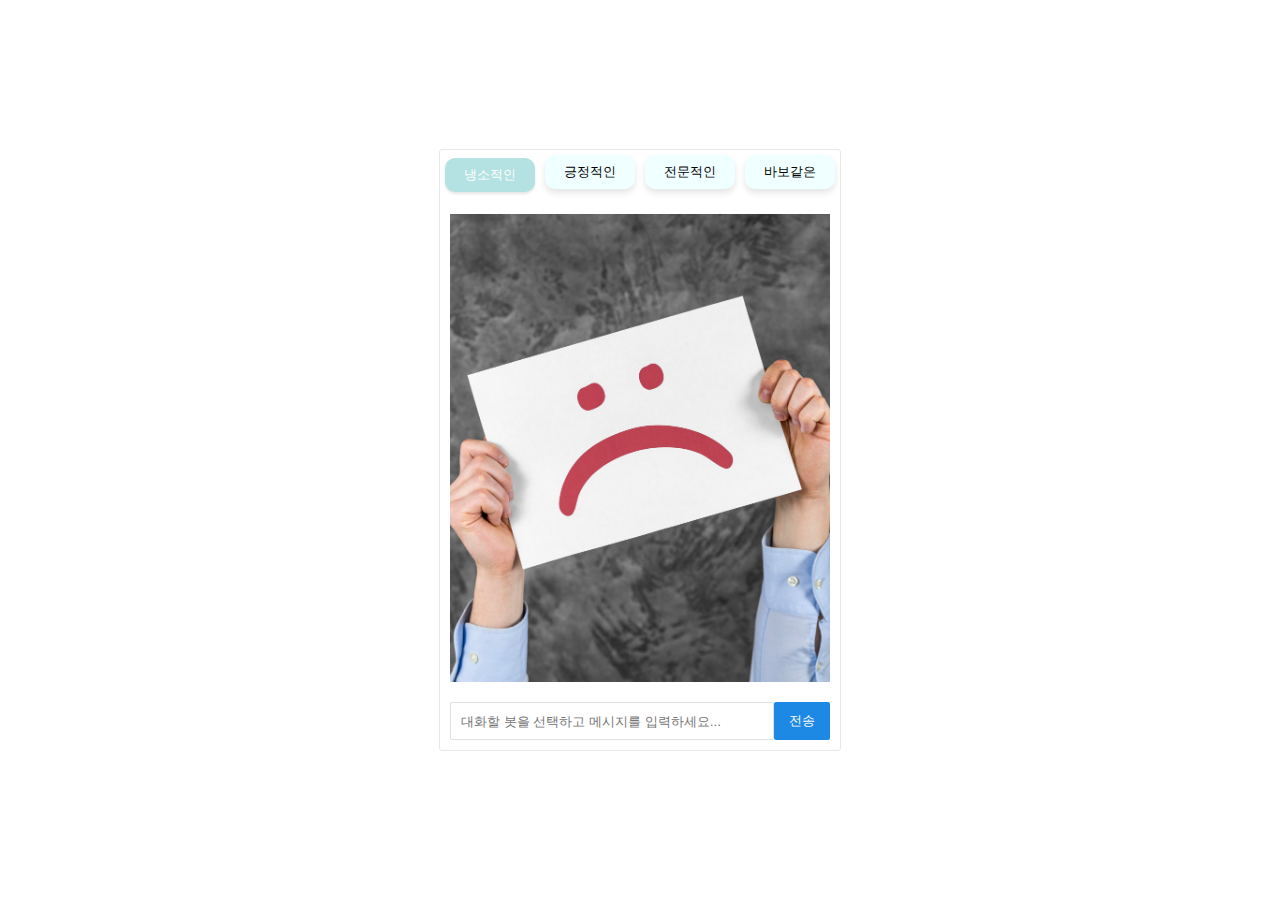
<file: index.html>
<!DOCTYPE html>
<html lang="en">
<head>
    <meta charset="UTF-8">
    <meta name="viewport" content="width=device-width, initial-scale=1.0">
    <title>Document</title>
</head>
<body>
    <script>
        window.location = "chatBot/chatBot.html";
    </script>
</body>
</html>
</file>
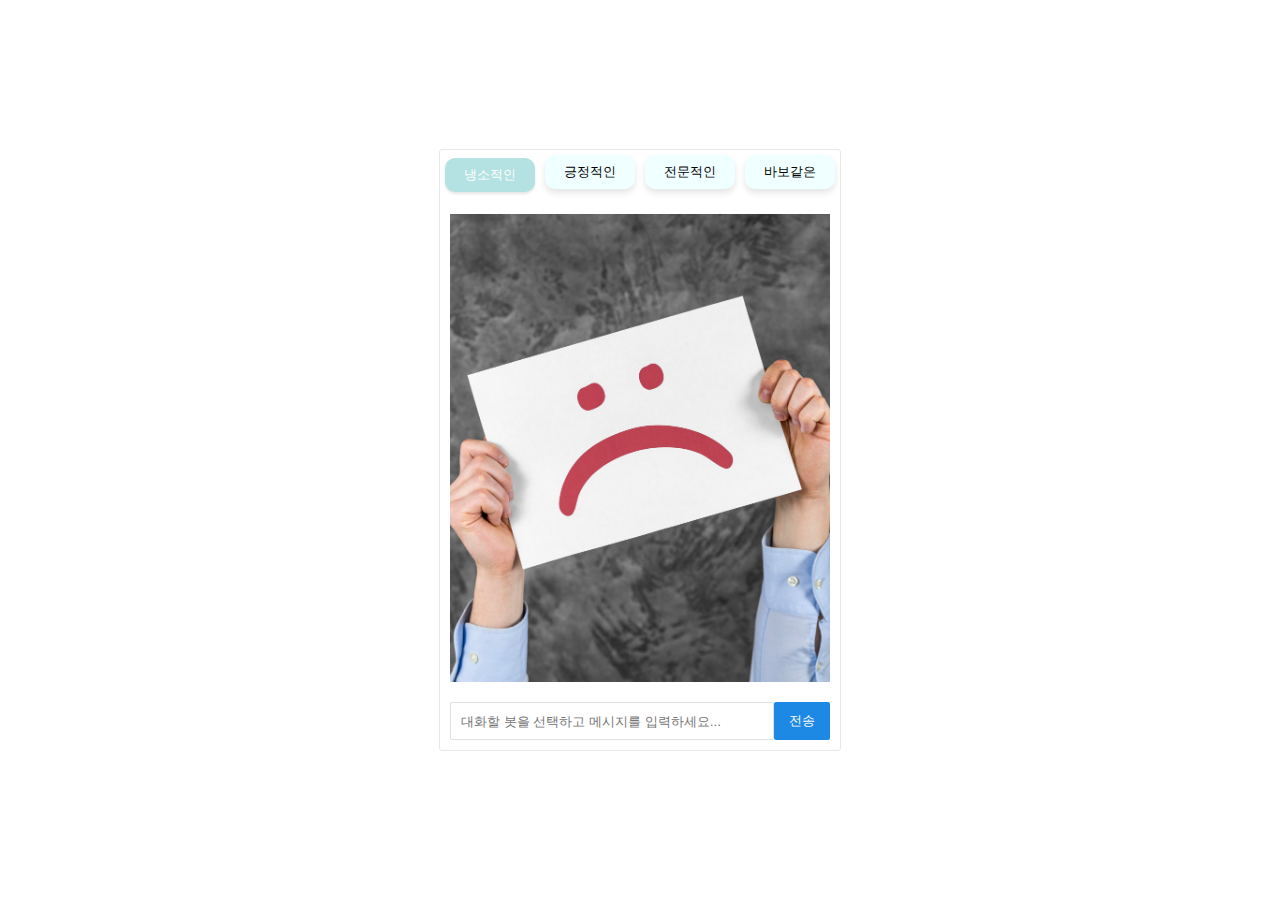
<file: chatBot/chatBot.html>
<!DOCTYPE html>
<html lang="ko">
<head>
  <meta charset="UTF-8">
  <meta name="viewport" content="width=device-width, initial-scale=1.0">
  <title>OpenAI를 이용한 챗봇</title>
  <link rel="stylesheet" href="chatBot.css">
  <script src="https://code.jquery.com/jquery-3.6.0.min.js"></script>
</head>
<body>
  <div id="chat-container">
    <div class="bot-type">
      <button type="button" class="on" value="cynical">냉소적인</button>
      <button type="button" value="positive">긍정적인</button>
      <button type="button" value="professional">전문적인</button>
      <button type="button" value="stupid">바보같은</button>
    </div>
    <div id="chat-messages" data-image="cynical"></div>
    <div id="user-input">
      <input type="text" placeholder="대화할 봇을 선택하고 메시지를 입력하세요..." />
      <button>전송</button>
    </div>
  </div>

  <script src="chatBot.js"></script>
</body>
</html>
</file>
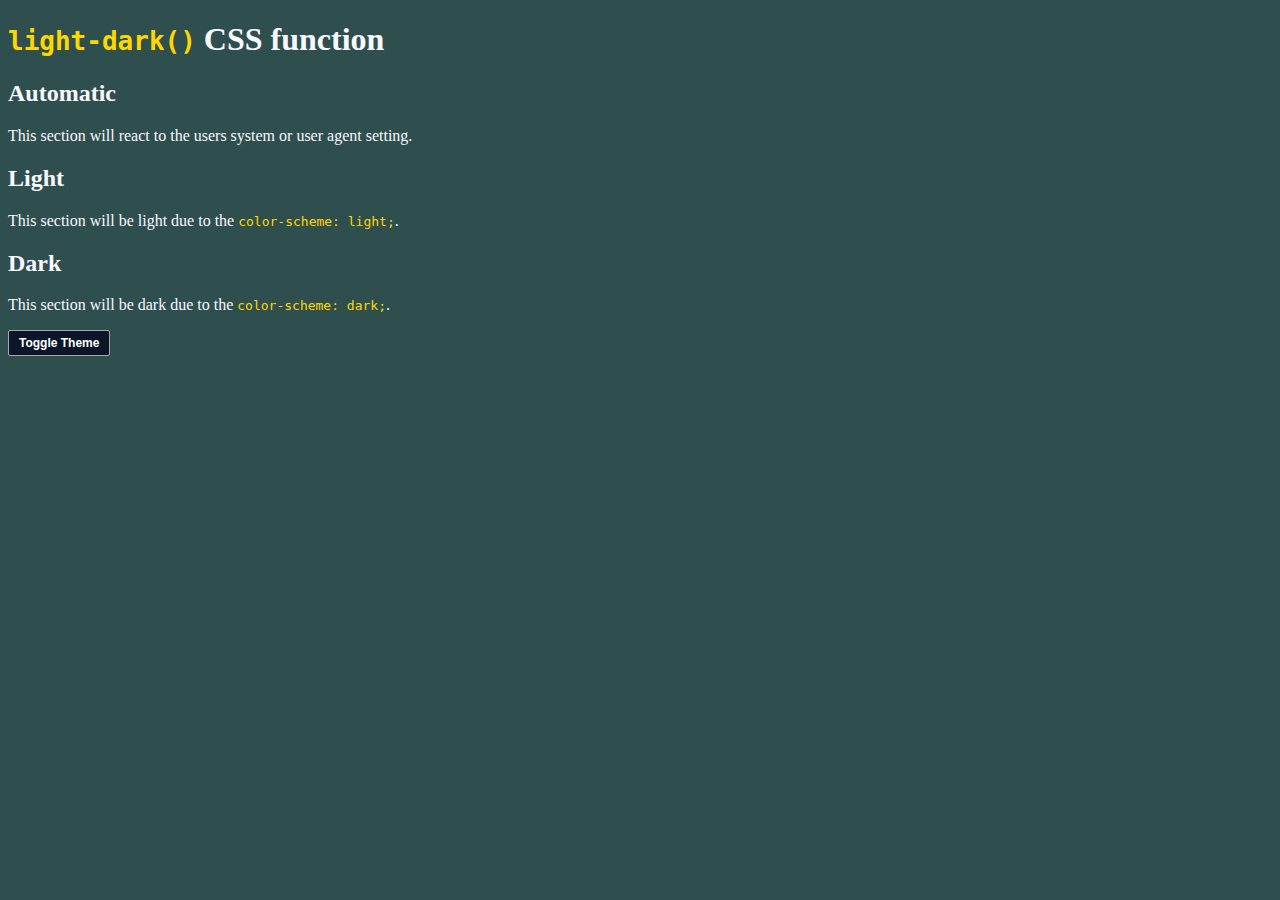
<file: example/light-dark.html>
<!DOCTYPE html>
<html lang="en">

<head>
    <meta charset="UTF-8">
    <meta name="viewport" content="width=device-width, initial-scale=1.0">
    <title>Morden CSS</title>
    <style>
        :root {
            /* this has to be set to switch between light or dark */
            color-scheme: dark;

            --light-bg: ghostwhite;
            --light-color: rgb(53, 88, 88);
            --light-code: tomato;
            --light-button-color: #444444;
            --light-button-border: #DADADA;
            --light-button-background: #F3F3F3;
            --light-button-hover-color: #333333;
            --light-button-hover-background: #F7F7F7;

            --dark-bg: darkslategray;
            --dark-color: ghostwhite;
            --dark-code: gold;
            --dark-button-color: #FFF;
            --dark-button-border: #a6a8a9;
            --dark-button-background: #0b1628;
            --dark-button-hover-color: #f5f5f5;
            --dark-button-hover-background: #030912;
        }

        * {
            background-color: light-dark(var(--light-bg), var(--dark-bg));
            color: light-dark(var(--light-color), var(--dark-color));
        }

        code {
            color: light-dark(var(--light-code), var(--dark-code));
        }

        /* Simple Button CSS */
        button {
            cursor: pointer;
            color: light-dark(var(--light-button-color), var(--dark-button-color));
            background: light-dark(var(--light-button-background), var(--dark-button-background));
            border: 1px solid;
            border-color: light-dark(var(--light-button-border), var(--dark-button-border));
            padding: 5px 10px;
            border-radius: 2px;
            font-weight: bold;
            font-size: 9pt;
            outline: none;
        }

        button:hover {
            border: 1px solid light-dark(#C6C6C6, #eaeaea);
            box-shadow: 1px 1px 1px light-dark(#EAEAEA, #37433f);
            color: light-dark(var(--light-button-hover-color), var(--dark-button-hover-color));
            background: light-dark(var(--light-button-hover-background), var(--dark-button-hover-background));
        }
    </style>
</head>

<body>
    <h1><code>light-dark()</code> CSS function</h1>
    <section>
        <h2>Automatic</h2>
        <p>This section will react to the users system or user agent setting.</p>
    </section>
    <section class="light">
        <h2>Light</h2>
        <p>
            This section will be light due to the <code>color-scheme: light;</code>.
        </p>
    </section>
    <section class="dark">
        <h2>Dark</h2>
        <p>This section will be dark due to the <code>color-scheme: dark;</code>.</p>
    </section>
    <button id="theme-toggle">Toggle Theme</button>
</body>

<script>
    document.getElementById('theme-toggle').addEventListener('click', function () {
        const currentTheme = document.documentElement.style.colorScheme;
        const newTheme = currentTheme === 'light' ? 'dark' : 'light';
        document.documentElement.style.colorScheme = newTheme;
    });
</script>

</html>
</file>
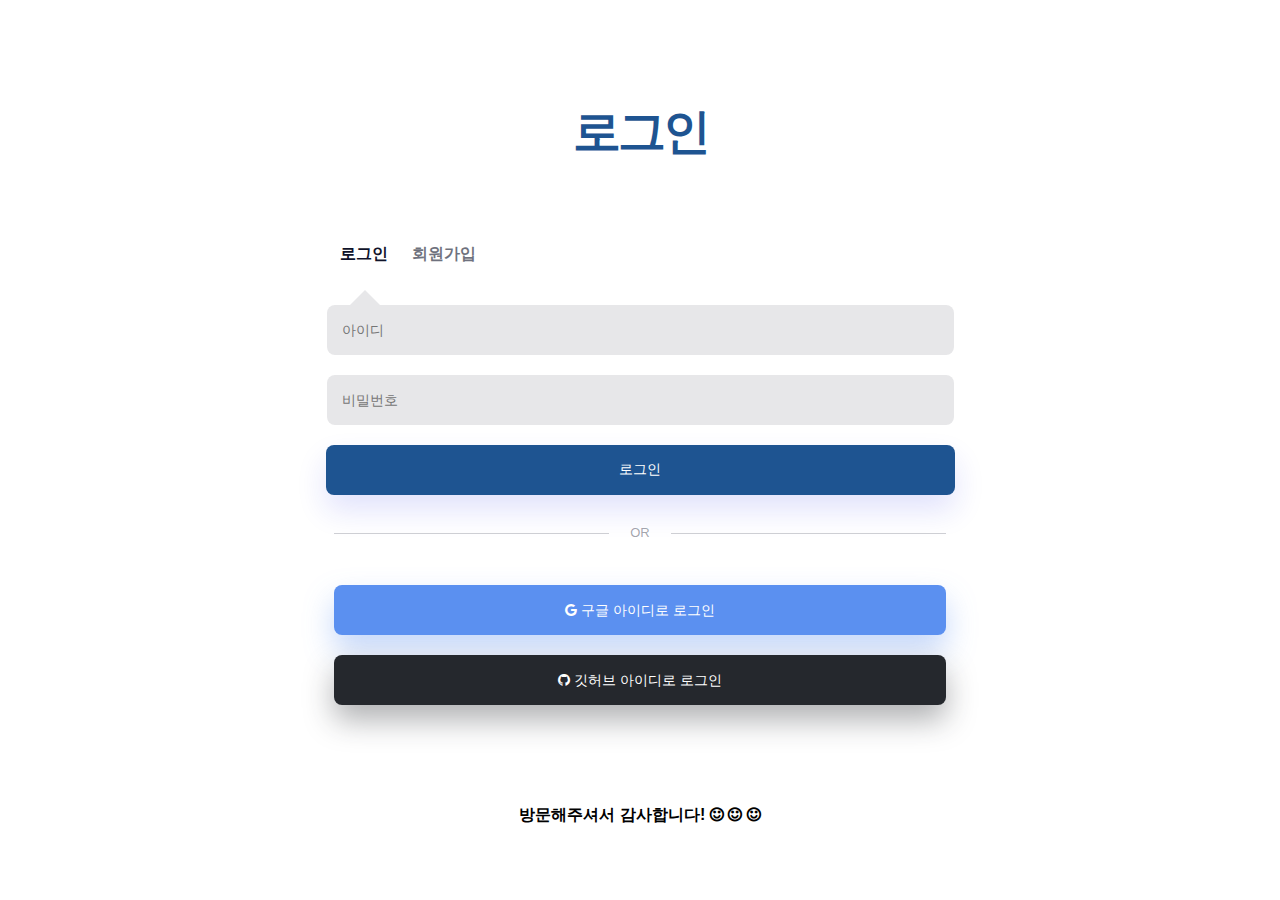
<file: example/loginRegister.html>
<!DOCTYPE html>
<html lang="en">

<head>
    <meta charset="UTF-8">
    <meta name="viewport" content="width=device-width, initial-scale=1.0">
    <title>Document</title>
    <link rel="icon" href="data:;base64,iVBORw0KGgo=">
    <link rel="stylesheet" href="https://cdnjs.cloudflare.com/ajax/libs/font-awesome/4.7.0/css/font-awesome.min.css">
    <style>
        body {
            font-family: 'Montserrat', sans-serif;
            background: white;
        }

        .container {
            display: block;
            max-width: 680px;
            width: 80%;
            margin: 100px auto;
        }

        h1 {
            color: #1e5491;
            font-size: 48px;
            letter-spacing: -3px;
            text-align: center;
            margin: 100px 0 80px 0;
            transition: .2s linear;
        }

        .links {
            list-style-type: none;
        }

        .links li {
            display: inline-block;
            margin: 0 20px 0 0;
            transition: .2s linear;
        }

        .links li:nth-child(2) {
            opacity: .6;
        }

        .links li:nth-child(2):hover {
            opacity: 1;
        }

        .links li:nth-child(3) {
            opacity: .6;
            float: right;
        }

        .links li:nth-child(3):hover {
            opacity: 1;
        }

        .links a {
            text-decoration: none;
            color: #0f132a;
            font-weight: bolder;
            text-align: center;
            cursor: pointer;
        }

        form {
            width: 100%;
            max-width: 680px;
            margin: 40px auto 10px;
        }

        .input__block {
            margin: 20px auto;
            display: block;
            position: relative;
        }

        .input__block.first-input__block::before {
            content: "";
            position: absolute;
            top: -15px;
            left: 50px;
            display: block;
            width: 0;
            height: 0;
            background: transparent;
            border-left: 15px solid transparent;
            border-right: 15px solid transparent;
            border-bottom: 15px solid rgba(15, 19, 42, 0.1);
            transition: .2s linear;
        }

        .input__block.signup-input__block::before {
            content: "";
            position: absolute;
            top: -15px;
            left: 150px;
            display: block;
            width: 0;
            height: 0;
            background: transparent;
            border-left: 15px solid transparent;
            border-right: 15px solid transparent;
            border-bottom: 15px solid rgba(15, 19, 42, 0.1);
            transition: .2s linear;
        }

        input {
            display: block;
            width: 90%;
            max-width: 680px;
            height: 50px;
            margin: 0 auto;
            border-radius: 8px;
            border: none;
            background: rgba(15, 19, 42, 0.1);
            color: rgba(15, 19, 42, 0.3);
            padding: 0 0 0 15px;
            font-size: 14px;
            font-family: 'Montserrat', sans-serif;
            outline: none;
        }

        input:focus,
        input:active {
            outline: none;
            border: none;
            color: rgba(15, 19, 42, 1);
        }

        input.repeat__password {
            opacity: 0;
            display: none;
            transition: .2s linear;
        }

        .signin__btn {
            background: #1e5491;
            color: white;
            display: block;
            width: 92.5%;
            max-width: 680px;
            height: 50px;
            border-radius: 8px;
            margin: 0 auto;
            border: none;
            cursor: pointer;
            font-size: 14px;
            font-family: 'Montserrat', sans-serif;
            box-shadow: 0 15px 30px rgba(30, 40, 233, 0.132);
            transition: .2s linear;
        }

        .signin__btn:hover {
            box-shadow: 0 0 0 rgba(233, 30, 99, 0);
        }

        .separator {
            display: block;
            margin: 30px auto 10px;
            text-align: center;
            height: 40px;
            position: relative;
            background: transparent;
            color: rgba(15, 19, 42, 0.4);
            font-size: 13px;
            width: 90%;
            max-width: 680px;
        }

        .separator::before {
            content: "";
            position: absolute;
            top: 8px;
            left: 0;
            background: rgba(15, 19, 42, 0.2);
            height: 1px;
            width: 45%;
        }

        .separator::after {
            content: "";
            position: absolute;
            top: 8px;
            right: 0;
            background: rgba(15, 19, 42, 0.2);
            height: 1px;
            width: 45%;
        }

        .google__btn,
        .github__btn {
            display: block;
            width: 90%;
            max-width: 680px;
            margin: 20px auto;
            height: 50px;
            cursor: pointer;
            font-size: 14px;
            font-family: 'Montserrat', sans-serif;
            border-radius: 8px;
            border: none;
            line-height: 40px;
        }

        .google__btn.google__btn {
            background: #5b90f0;
            color: white;
            box-shadow: 0 15px 30px rgba(91, 144, 240, 0.36);
            transition: .2s linear;
        }

        .google__btn.google__btn:hover {
            box-shadow: 0 0 0 rgba(91, 144, 240, 0);
        }

        .github__btn.github__btn {
            background: #25282d;
            color: white;
            box-shadow: 0 15px 30px rgba(37, 40, 45, 0.36);
            transition: .2s linear;
        }

        .github__btn.github__btn:hover {
            box-shadow: 0 0 0 rgba(37, 40, 45, 0);
        }

        footer p {
            text-align: center;
            font-weight: bold;
        }

        footer p .fa {
            color: #000;
            font-weight: bold;
        }

        footer p a {
            text-decoration: none;
            font-size: 17px;
            margin: 0 5px;
        }

        footer p a .fa-facebook {
            color: #3b5998;
        }

        footer p a .fa-twitter {
            color: #1da1f2;
        }

        footer p a .fa-instagram {
            color: #f77737;
        }

        footer p a .fa-linkedin {
            color: #0077b5;
        }

        footer p a .fa-behance {
            color: #1769ff;
        }
    </style>
    <script src="https://code.jquery.com/jquery-3.6.0.min.js"></script>
</head>

<body>
    <div class="container">
        <!-- Heading -->
        <h1>로그인</h1>

        <!-- Links -->
        <ul class="links">
            <li>
                <a href="#" id="signin">로그인</a>
            </li>
            <li>
                <a href="#" id="signup">회원가입</a>
            </li>
        </ul>

        <!-- Form -->
        <form action="" method="post">
            <!-- email input -->
            <div class="first-input input__block first-input__block">
                <input type="text" placeholder="아이디" class="input" id="email" />
            </div>
            <!-- password input -->
            <div class="input__block">
                <input type="password" placeholder="비밀번호" class="input" id="password" />
            </div>
            <!-- repeat password input -->
            <div class="input__block">
                <input type="password" placeholder="비밀번호 확인" class="input repeat__password hide_input"
                    id="repeat__password" />
            </div>
            <!-- name input -->
            <div class="input__block">
                <input type="text" placeholder="성명" class="input repeat__password hide_input"/>
            </div>
            <!-- phone input -->
            <div class="input__block">
                <input type="text" placeholder="핸드폰 번호" class="input repeat__password hide_input"/>
            </div>
            <!-- 로그인 button -->
            <button class="signin__btn">
                로그인
            </button>
        </form>
        <!-- separator -->
        <div class="separator">
            <p>OR</p>
        </div>
        <!-- google button -->
        <button class="google__btn">
            <i class="fa fa-google"></i>
            구글 아이디로 로그인
        </button>
        <!-- google button -->
        <button class="github__btn">
            <i class="fa fa-github"></i>
            깃허브 아이디로 로그인
        </button>
    </div>

    <footer>
        <p>
          방문해주셔서 감사합니다! 
          <i class="fa fa-smile-o"></i> 
          <i class="fa fa-smile-o"></i> 
          <i class="fa fa-smile-o"></i> 
        </p>
    </footer>

    <script>
        $(document).ready(function () {
            let signup = $(".links").find("li").find("#signup");
            let signin = $(".links").find("li").find("#signin");
            let reset = $(".links").find("li").find("#reset");
            let first_input = $("form").find(".first-input");
            let hidden_input = $("form").find(".input__block").find(".hide_input");
            let signin_btn = $("form").find(".signin__btn");
            let footer_p = $("footer").find("p");

            //----------- 회원가입 ---------------------
            signup.on("click", function (e) {
                e.preventDefault();
                $(this).parent().parent().siblings("h1").text("회원가입");
                $(this).parent().css("opacity", "1");
                $(this).parent().siblings().css("opacity", ".6");
                first_input.removeClass("first-input__block").addClass("signup-input__block");
                hidden_input.css({
                    "opacity": "1",
                    "display": "block"
                });
                footer_p.css("display", "none");
                signin_btn.text("인증요청");
            });


            //----------- 로그인 ---------------------
            signin.on("click", function (e) {
                e.preventDefault();
                $(this).parent().parent().siblings("h1").text("로그인");
                $(this).parent().css("opacity", "1");
                $(this).parent().siblings().css("opacity", ".6");
                first_input.addClass("first-input__block")
                    .removeClass("signup-input__block");
                hidden_input.css({
                    "opacity": "0",
                    "display": "none"
                });
                footer_p.css("display", "block");
                signin_btn.text("로그인");
            });

            //----------- reset ---------------------
            reset.on("click", function (e) {
                e.preventDefault();
                $(this).parent().parent().siblings("form")
                    .find(".input__block").find(".input").val("");
            })
        });
    </script>
</body>

</html>
</file>
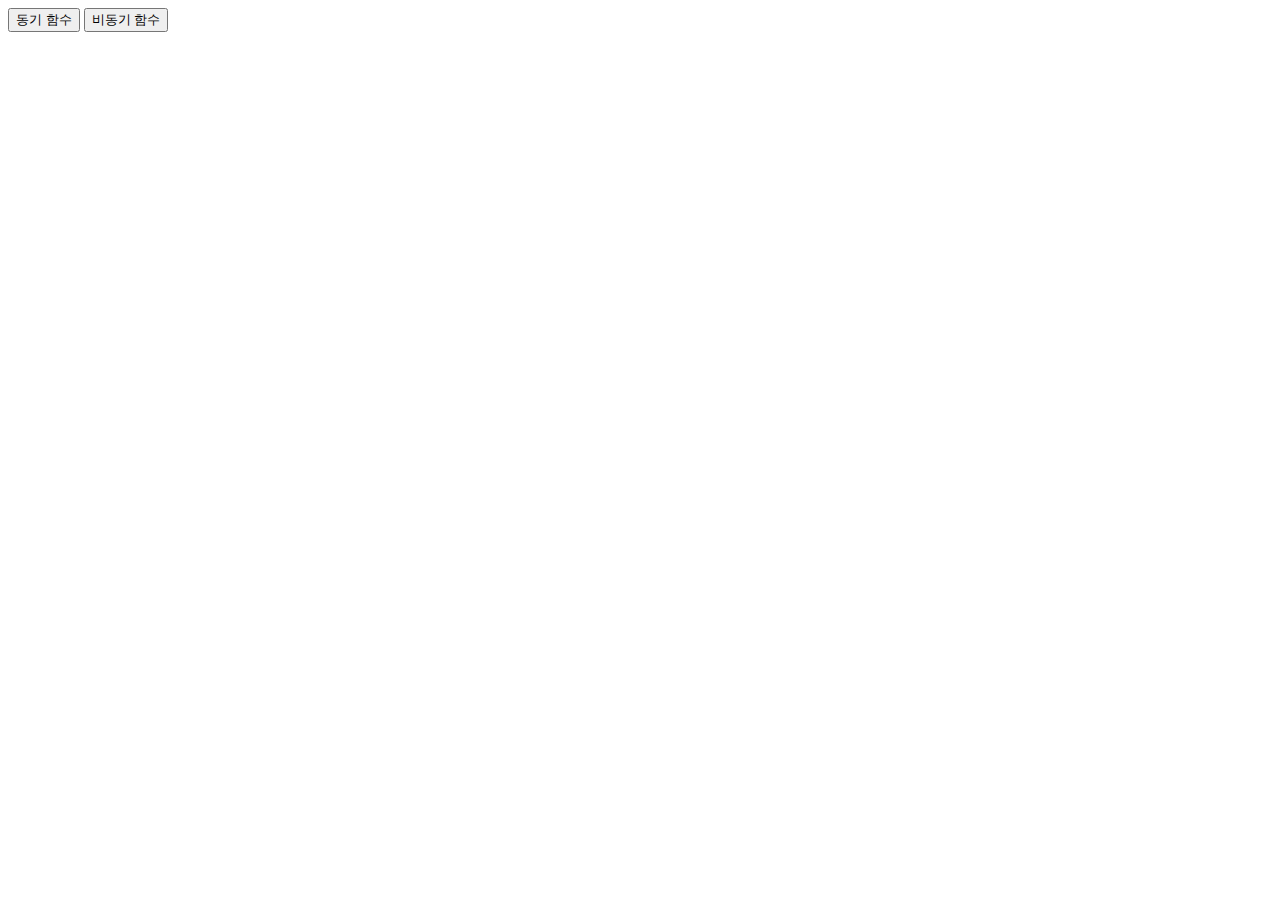
<file: example/promise.html>
<!DOCTYPE html>
<html lang="en">
<head>
    <meta charset="UTF-8">
    <meta name="viewport" content="width=device-width, initial-scale=1.0">
    <script src="https://code.jquery.com/jquery-3.6.0.min.js"></script>
    <title>Promise 함수</title>
</head>
<body>
    <button type="button" class="sync-button">동기 함수</button>
    <button type="button" class="async-button">비동기 함수</button>

    <script>
        $(document).ready(() => {
            /* EVENT */
            $('.sync-button').on('click', () => { handleExecution(true) });
            $('.async-button').on('click', () => { handleExecution(false) });
        });

        /* global Value */
        const loopArr = [1, 2, 3];

        /* Function */
        function handleExecution(isSync) {
            console.log("Before function call");

            isSync 
                ? syncFunction() 
                : asyncFunction().then(result => { console.log(result); });

            console.log("After function call");
        }

        function syncFunction() {
            console.log("Start");
            for(let i of loopArr) console.log(i);
            console.log("End");
            console.log("Sync function completed");
        }

        function asyncFunction() {
            return new Promise((resolve, reject) => {
                console.log("Start");
                for(let i of loopArr) console.log(i);
                console.log("End");
                resolve("Async function completed");
            });
        }

    </script>
</body>
</html>
</file>
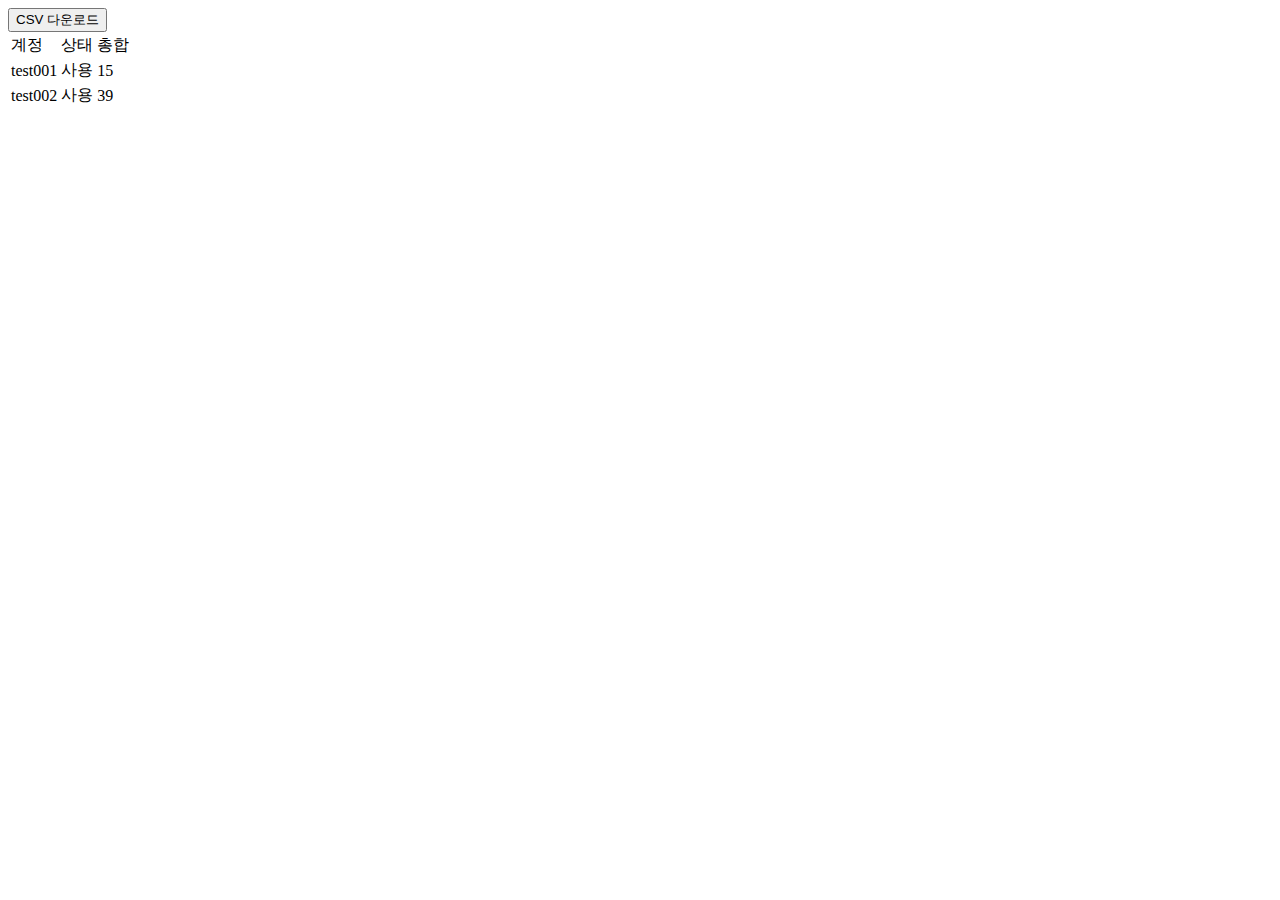
<file: example/tableToCSV.html>
<!DOCTYPE html>
<html lang="en">
<head>
    <meta charset="UTF-8">
    <meta name="viewport" content="width=device-width, initial-scale=1.0">
    <title>table to csv</title>
    <script type="text/javascript" src="lib/xlsx.full.min.js"></script>
</head>
<body>
    <button id="tableToCSV" onclick="fn_tableOutCsv()">CSV 다운로드</button>
    <table id="outputTable">
        <thead>
            <tr>
                <td class="thead-td sticky-left-1">계정</td>
                <td class="thead-td sticky-left-2">상태</td>
                <td class="thead-td sticky-left-3">총합</td>
            </tr>
        </thead>
        <tbody>
            <tr>
                <td>test001</td>
                <td>사용</td>
                <td>15</td>
            </tr>
            <tr>
                <td>test002</td>
                <td>사용</td>
                <td>39</td>
            </tr>
        </tbody>
    </table>

    <script>
    // 테이블 -> CSV
    function fn_tableOutCsv() {
        let wb = XLSX.utils.table_to_book(document.getElementById('outputTable'), {sheet:"사고 분류 통계", raw:true});
        XLSX.writeFile(wb, ('학교안전사고분류.xlsx'));
    }
    </script>
</body>
</html>
</file>
<file: chatBot/chatBot.css>
body {
    display: flex;
    justify-content: center;
    align-items: center;
    height: 100vh;
    margin: 0;
  }
  .message {
    padding: 10px;
    margin-top: 5px;
    width: fit-content;
    border-radius: 5px;
    display: flex;
    max-width: 75%;
  }
  .message.mine {    
    align-self: end;
    background-color: #ffe605;
  }
  .message.bot {    
    align-self: start;
    background-color: #dfffff;
  }
  #chat-container {
    width: 400px;
    height: 600px;
    display: flex;
    flex-direction: column;
    border: 1px solid #e9e6e6;
    border-radius: 3px;
  }
  #chat-messages {
    flex: 1;
    overflow-y: auto;
    margin: 10px;
    display: flex;
    flex-direction: column-reverse;
    background-repeat: no-repeat;
    background-size: cover; 
    background-position: center;
  }
  #chat-messages[data-image="cynical"] {
    background-image: url(image/cynical_face.jpg);
  }
  #chat-messages[data-image="positive"] {
    background-image: url(image/positive_face.jpg);
  }
  #chat-messages[data-image="professional"] {
    background-image: url(image/professional_face.jpg);
  }
  #chat-messages[data-image="stupid"] {
    background-image: url(image/stupid_face.jpg);
  }
  #user-input {
    display: flex;
    padding: 10px;
  }
  #user-input input {
    flex: 1;
    padding: 10px;
    outline: none;
    border: 1px solid #e1e1e1;
    border-radius: 2px;
  }
  #user-input button {
    border: none;
    background-color: #1e88e5;
    color: white;
    padding: 10px 15px;
    cursor: pointer;
    border-radius: 2px;
  }
  .bot-type { 
    display: flex;
    padding: 5px 0 15px 0;
  }
  .bot-type > button { 
    flex: 1; 
    margin: 0 5px; 
    border: none; 
    padding: 7px 10px; 
    line-height: 1.5; 
    border-radius: 10px; 
    cursor: pointer; 
    transition: all 0.2s ease; 
    box-shadow: 0 4px 6px rgba(0, 0, 0, 0.1); 
    background-color: azure;
  }
  .bot-type > button:hover {
    box-shadow: 0 2px 3px rgba(0, 0, 0, 0.1);
    transform: translateY(3px);
  }
  .bot-type > button.on { 
    box-shadow: 0 2px 3px rgba(0, 0, 0, 0.1);
    background-color: #b4e1e1;
    color: #FFF;
    transform: translateY(3px);
  }
</file>
